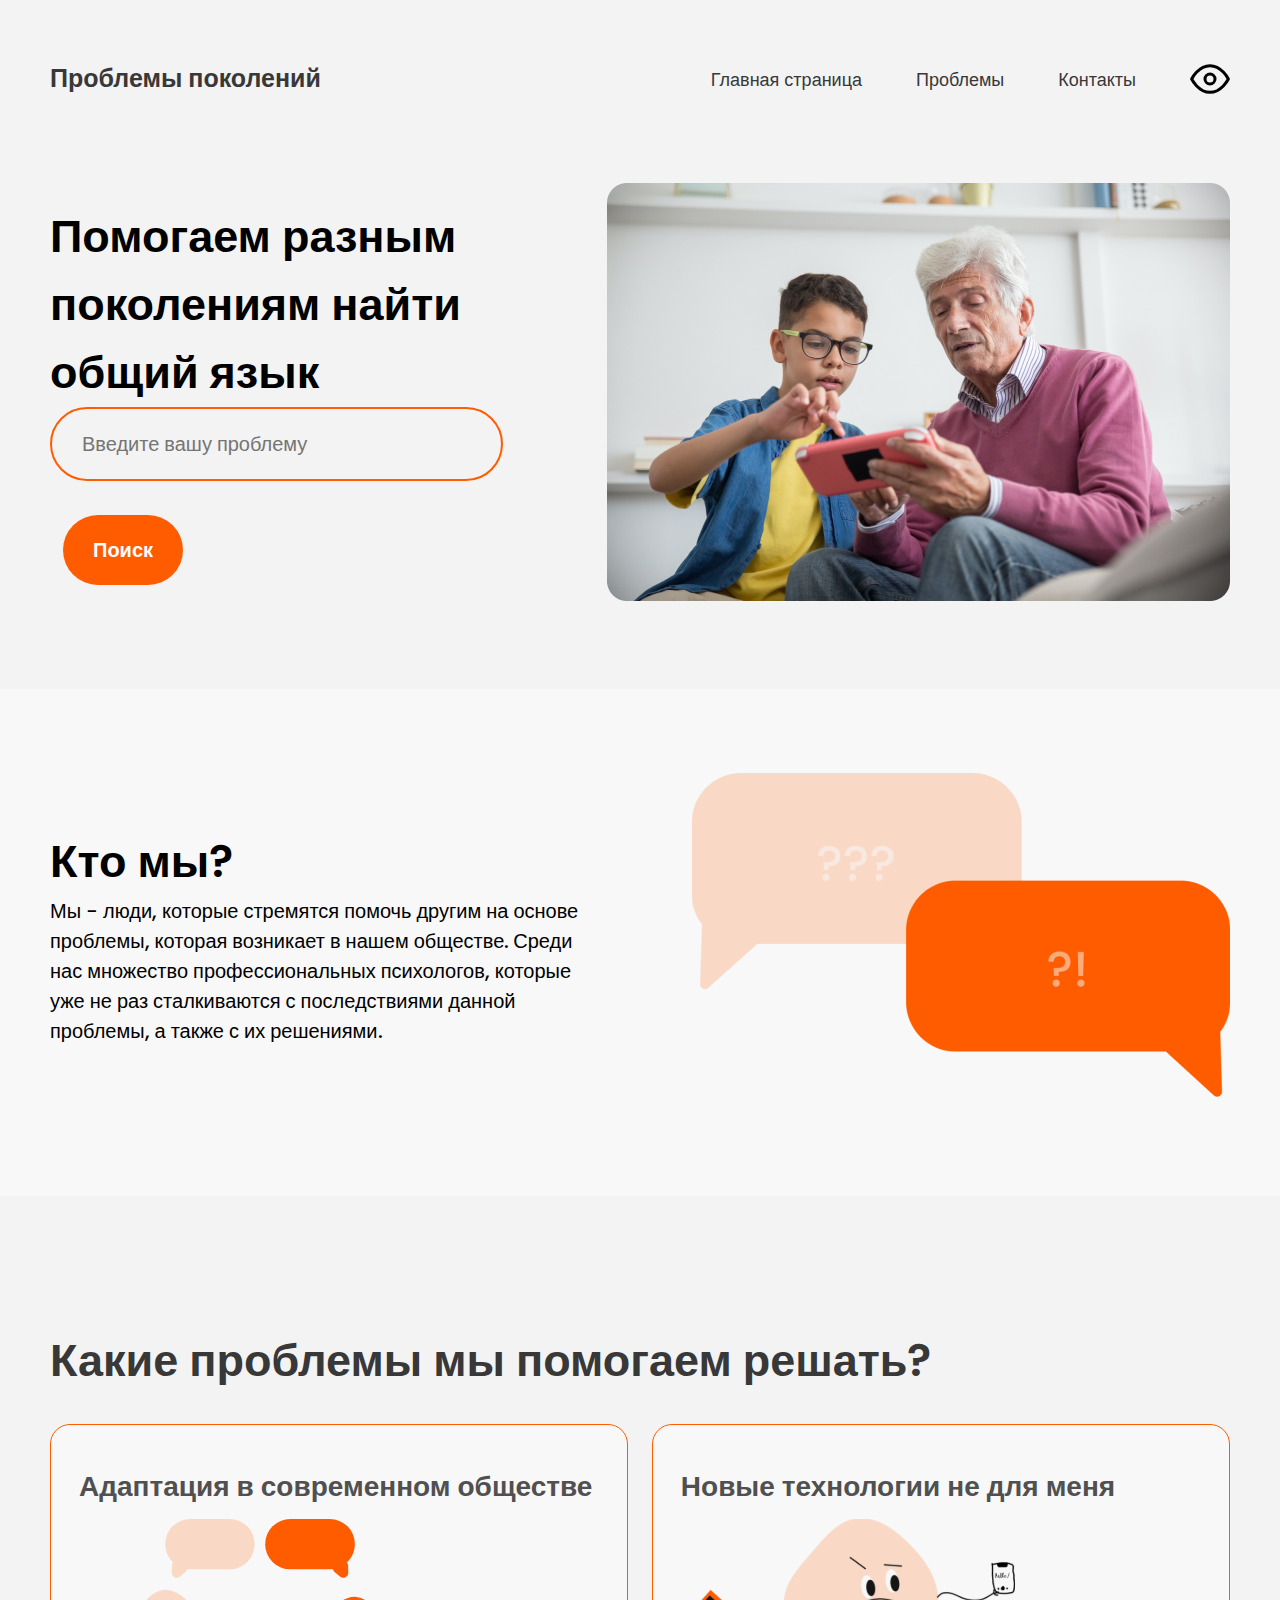
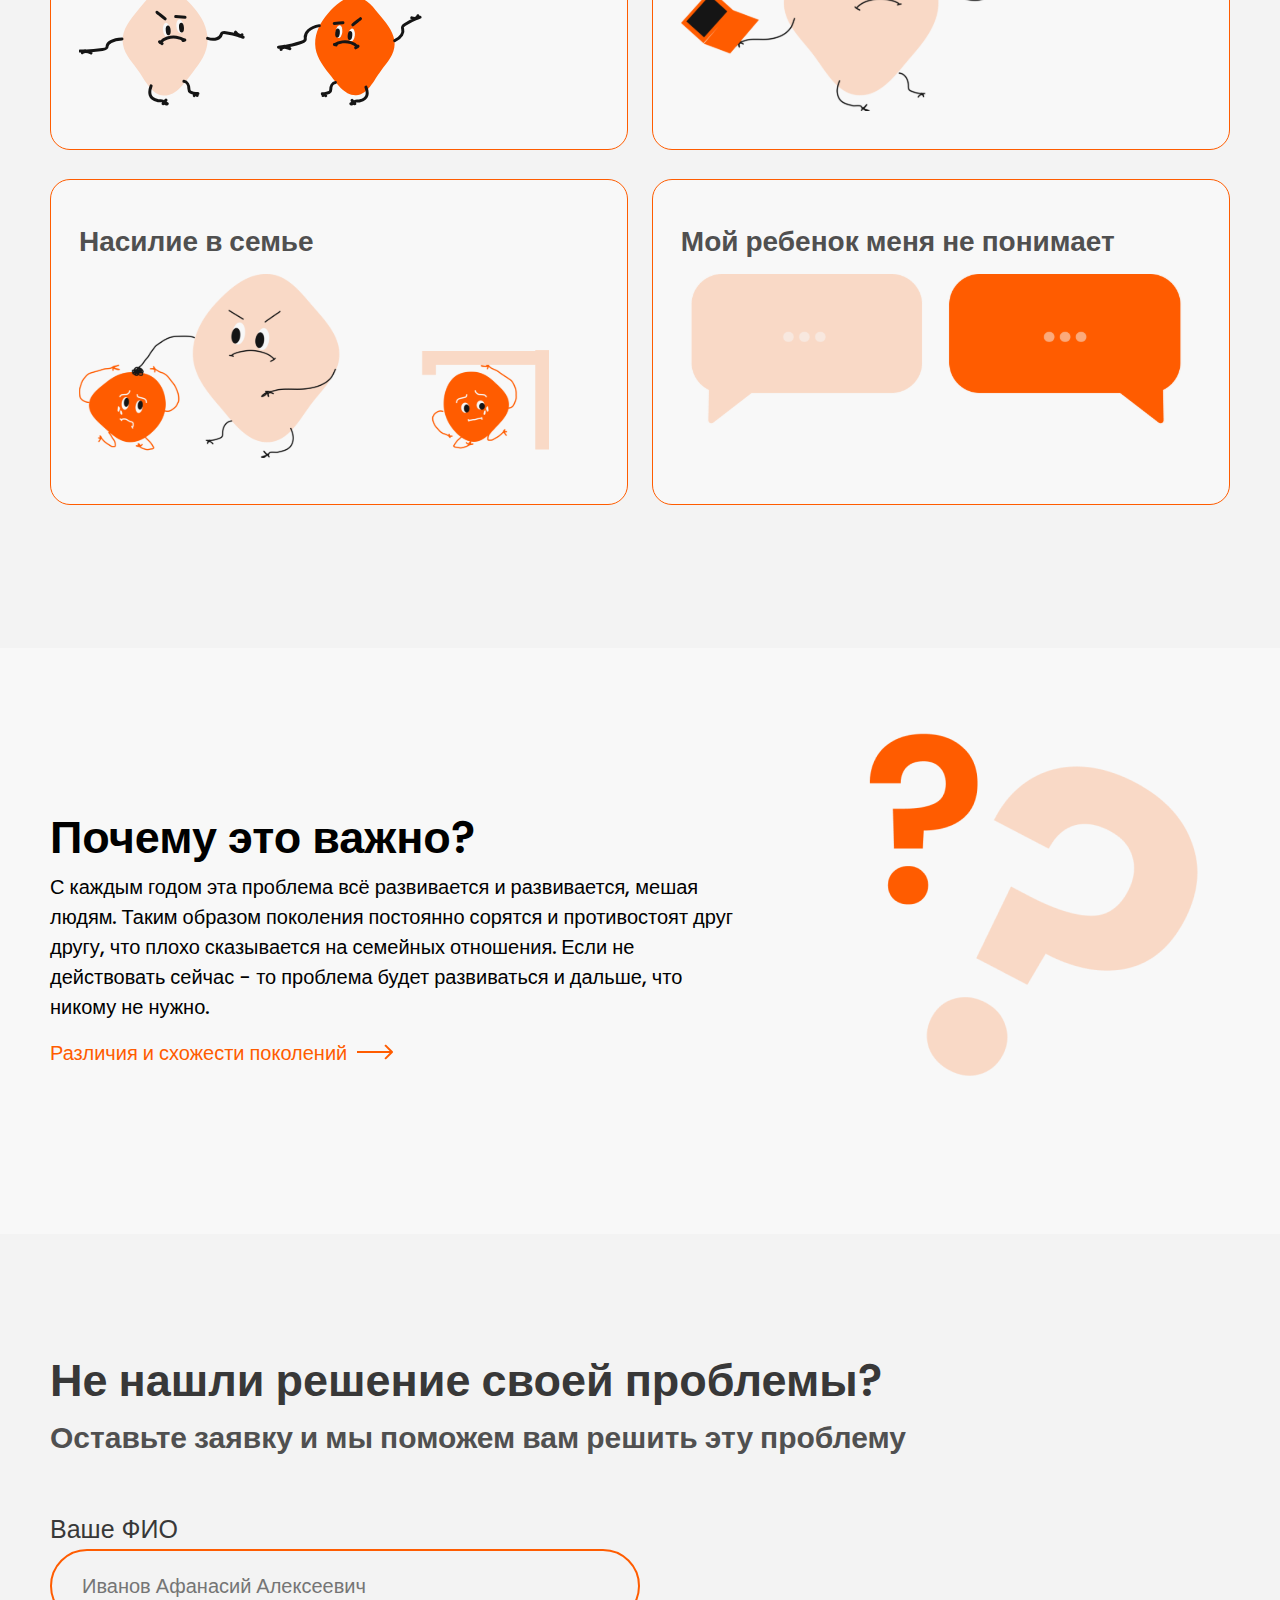
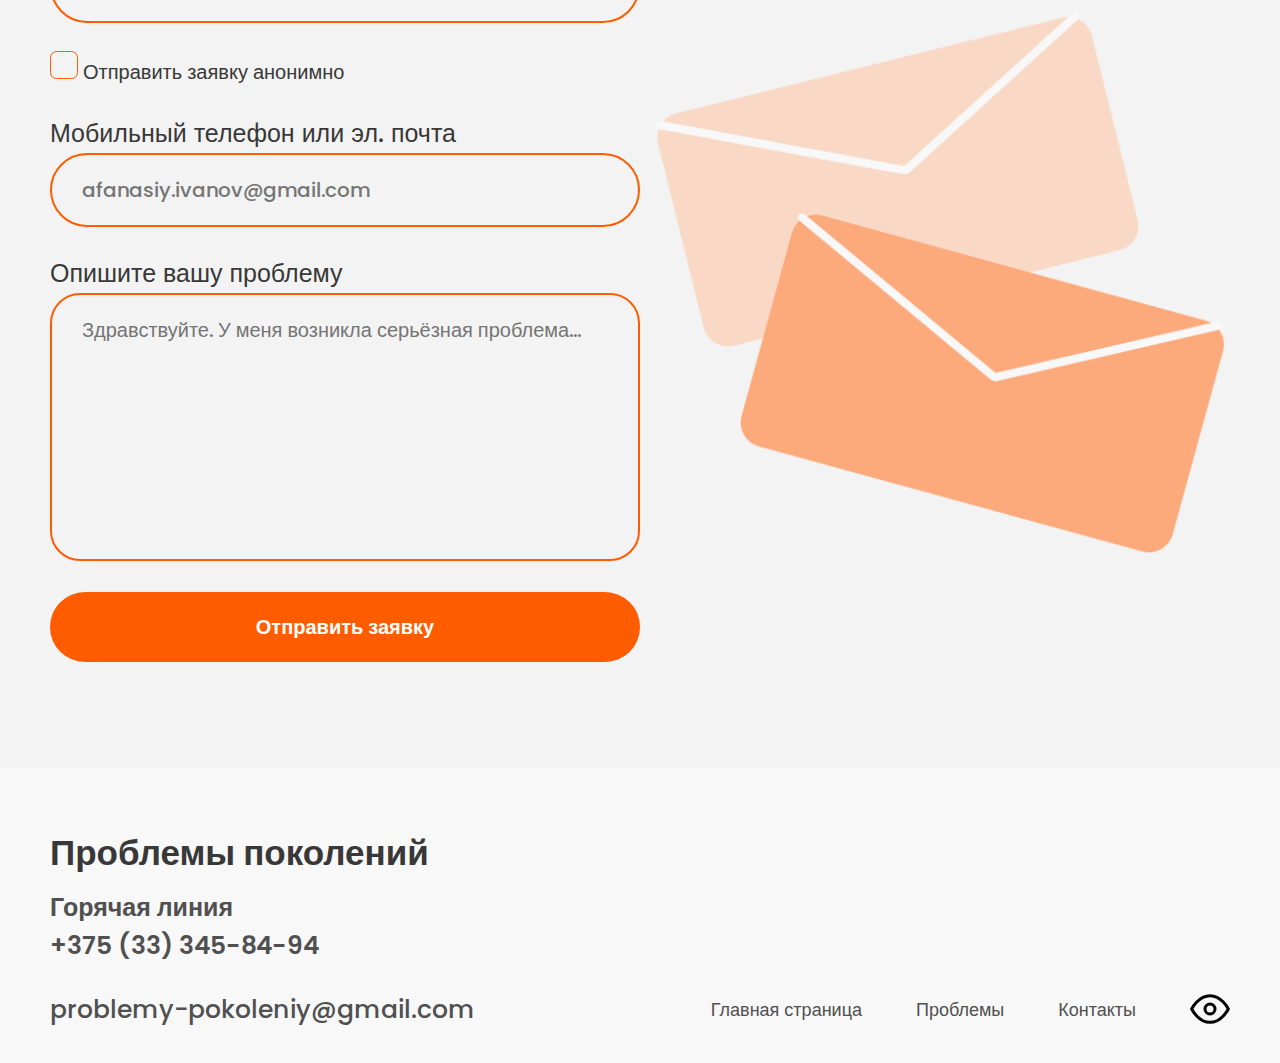
<file: index.html>
<!DOCTYPE html>
<html lang="ru">

<head>
    <meta charset="UTF-8">
    <meta http-equiv="X-UA-Compatible" content="IE=edge">
    <meta name="viewport" content="width=device-width, initial-scale=1.0">
    <title>Проблемы поколений</title>
    <link rel="preconnect" href="https://fonts.googleapis.com">
    <link rel="preconnect" href="https://fonts.gstatic.com" crossorigin>
    <link href="https://fonts.googleapis.com/css2?family=Poppins:wght@500;600&display=swap" rel="stylesheet">
    <link rel="stylesheet" href="css/dark.css">
    <link rel="stylesheet" href="css/style.css">
    <link rel="stylesheet" href="css/serifs.css">
</head>

<body>

    <header>
        <div class="container flex-parent">
            <div class="logo"><a href="#">Проблемы поколений</a></div>
            <div class="nav-header">
                <nav>
                    <ul>
                        <li><a href="#">Главная страница</a></li>
                        <li><a href="#solve">Проблемы</a></li>
                        <li><a href="#contacts">Контакты</a></li>
                    </ul>
                </nav>
                <button class="eye"></button>

            </div>
        </div>
        <div class="settings">
            <div>
                <span>Цвет шрифта и фона</span>
                <button class="standart active">Стандартный</button>
                <button class="inverse unactive">Инверсия</button>
            </div>
            <div>
                <span>Расстояние между строками</span>
                <button class="recomend active">Рекомендуемое</button>
                <button class="big unactive">Большое</button>
                <button class="small unactive">Маленькое</button>
            </div>
            <div>
                <span>Расстояние между буквами</span>
                <button class="active advise">Рекомендуемое</button>
                <button class="bigger unactive">Большое</button>
                <button class="smaller unactive">Маленькое</button>
            </div>
            <div>
                <span>Шрифт</span>
                <button class="active withoutSerifs">Без засечек</button>
                <button class="unactive withSerifs">С засечками</button>
            </div>
        </div>
        <div class="container">
            <div class="problems">
                <div class="left-side">
                    <h1>Помогаем разным поколениям найти общий язык</h1>
                    <form action="#">
                        <label>
                            <input type="search" placeholder="Введите вашу проблему">
                        </label>
                        <button>Поиск</button>
                    </form>
                </div>
                <div class="right-side">
                    <img src="images/generations.png" alt="Поколения">
                </div>
            </div>
        </div>
    </header>
    <main>
        <div class="background">
            <div class="container">
                <div class="who-we-are">
                    <div class="left-block1">
                        <h2>Кто мы?</h2>
                        <p>Мы - люди, которые стремятся помочь другим на основе проблемы, которая возникает в нашем
                            обществе. Среди нас множество профессиональных психологов, которые уже не раз сталкиваются с
                            последствиями данной проблемы, а также с их решениями.</p>
                    </div>
                    <div class="right-block1">
                        <img src="images/clouds.png" alt="облачки">
                    </div>
                </div>
            </div>
        </div>
        <div class="container">
            <div id="solve" class="solve">
                <h2>Какие проблемы мы помогаем решать?</h2>
                <div class="help">
                    <div class="adaptation">
                        <h2>Адаптация в современном обществе</h2>
                        <img src="images/adaptation.svg" alt="adaptation">
                        <div class="hidden">
                            <p>Мы стремимся помочь людям постарше в устранении такой проблемы, как
                                дискомфорт при коомуникациировании с младшим поколением.</p>
                            <a href="#">Читать</a>
                        </div>
                    </div>
                    <div class="technologies">
                        <h2>Новые технологии не для меня</h2>
                        <img src="images/technologies.svg" alt="technologies">
                        <div class="hidden">
                            <p>Мы стремимся помочь людям постарше познать новый мир, чтобы они научились всему, что
                                может и младшее поколение.</p>
                            <a href="#">Читать</a>
                        </div>
                    </div>
                    <div class="violent">
                        <h2>Насилие в семье</h2>
                        <img src="images/violent.svg" alt="violent">
                        <div class="hidden">
                            <p>Это, пожалуй, самая главная проблема взаимоотношений поколений, на устранение которой, мы
                                прилаживаем все усилия и вот некоторые способы её решения...</p>
                            <a href="#">Читать</a>
                        </div>
                    </div>
                    <div class="Notunderstand">
                        <h2>Мой ребенок меня не понимает</h2>
                        <img src="images/Notunderstand.svg" alt="Notunderstand">
                        <div class="hidden">
                            <p>При общении с детьми, мы должны их понимать, ведь именно из понимания вытекает...</p>
                            <a href="#">Читать</a>
                        </div>
                    </div>
                </div>
            </div>
        </div>
        <div class="background">
            <div class="container">
                <div class="why-it-is-important">
                    <div class="left-block2">
                        <h2>Почему это важно?</h2>
                        <p>С каждым годом эта проблема всё развивается и развивается, мешая людям. Таким образом
                            поколения
                            постоянно сорятся и противостоят друг другу, что плохо сказывается на семейных отношения.
                            Если
                            не
                            действовать сейчас - то проблема будет развиваться и дальше, что никому не нужно.</p>
                        <a href="problems.html" target="_blank">Различия и схожести поколений</a>
                    </div>
                    <div class="right-block2">
                        <img src="images/questions.png" alt="questions">
                    </div>
                </div>
            </div>
        </div>
        <div class="container">
            <div class="data">
                <h2>Не нашли решение своей проблемы?</h2>
                <h2 class="statement">Оставьте заявку и мы поможем вам решить эту проблему</h2>
                <div class="problem-not-found">
                    <div class="left-block3">
                        <form action="#">
                            <div class="full-name">
                                <label>
                                    Ваше ФИО
                                    <input type="text" placeholder="Иванов Афанасий Алексеевич">
                                </label>
                            </div>
                            <div class="custom-checkbox">
                                <label>
                                    <input type="checkbox"><span></span>
                                    Отправить заявку анонимно
                                </label>
                            </div>
                            <div class="phone-or-email">
                                <label>
                                    Мобильный телефон или эл. почта
                                    <input type="text" placeholder="afanasiy.ivanov@gmail.com">
                                </label>
                            </div>
                            <div class="your-problem">
                                <label>
                                    Опишите вашу проблему
                                    <textarea
                                        placeholder="Здравствуйте. У меня возникла серьёзная проблема..."></textarea>
                                </label>
                            </div>
                            <button>Отправить заявку</button>
                        </form>
                    </div>
                    <div class="right-block3">
                        <img src="images/Letters.png" alt="Letters">
                    </div>
                </div>
            </div>
    </main>
    <div class="background">
        <footer>

            <div id="contacts" class="container foot">
                <div>
                    <h2>Проблемы поколений</h2>
                    <p class="hotline">Горячая линия <br> +375 (33) 345-84-94</p>
                    <p class="email">problemy-pokoleniy@gmail.com</p>
                </div>
                <div>     
                    <nav>              
                        <ul>
                            <li><a href="#">Главная страница</a></li>
                            <li><a href="#">Проблемы</a></li>
                            <li><a href="#">Контакты</a></li>
                        </ul>
                    </nav>          
                    <button class="eyef"></button>
                </div>

            </div>
        </footer>
    </div>

    <script src="script.js"></script>

</body>

</html>
</file>
<file: css/dark.css>
body.dark {
    background-color: #383838;
    color: #fff;
    outline: 2px solid #383838;
}


body.dark .background {
    background-color: #383838;
}

body.dark label input:focus, body.dark label textarea:focus {
    outline: 2px solid #383838;
}

body.dark p, body.dark h1, body.dark h2, body.dark a, body.dark label, body.dark input::placeholder, body.dark textarea::placeholder {
    color: #fff;
}

body.dark form label input, body.dark textarea {
    background-color: #383838;
}

body.dark .problem-not-found .custom-checkbox label {
    color: #fff;
}

body.dark .data .statement {
    color: #fff;
}

body.dark footer {
    background-color: #383838;
}

body.dark .Notunderstand, body.dark .violent, body.dark .technologies, body.dark .adaptation {
    background-color: #383838;
}



body.dark form label {
    color: #fff;
}

body.dark form input {
   color: #fff;
}

body.dark .eye, body.dark .eyef {
    background-image: url(../images/whiteeye.svg);
    background-color: #383838;
}


body.dark .settings span {
    color: #383838;
}
</file>
<file: css/style.css>
* {
    padding: 0;
    margin: 0;
    box-sizing: border-box;
}

html{
    scroll-behavior: smooth;
}


img {
    max-width: 100%;
}

.visible {
    display: block !important;
}


body {
    background-color: #f3f3f3;
}


.container {
    max-width: 1180px;
    margin: auto;
}

header {
    padding-bottom: 84px;
    padding-top: 59px;
}

.nav-header {
    position: relative;
}

.logo a {
    font-family: 'Poppins', sans-serif;
    font-weight: 600;
    font-size: 25px;
    color: #383838;
    text-decoration: none;
}

.flex-parent {
    display: flex;
    flex-wrap: wrap;
    justify-content: space-between;
    align-items: center;
}

nav {
    display: inline-block;
}

ul li {
    display: inline-block;

}


ul p {
    margin-right: 441px;
    font-family: 'Poppins', sans-serif;
    font-weight: 600;
    font-size: 25px;
    color: #383838;
}



nav ul li {
    list-style-type: none;
    vertical-align: middle;
    margin-right: 50px;
}

nav ul li a {
    text-decoration: none;
    font-family: 'Poppins', sans-serif;
    font-weight: 500;
    font-size: 18px;
    color: #383838;
}

.eye {
    cursor: pointer;
    border: none;
    vertical-align: middle;
    background-image: url(../images/eye.svg);
    width: 40px;
    height: 40px;
    background-repeat: no-repeat;
    background-color: #f3f3f3;
}

.settings {
    position: fixed;
    background-color: #fff;
    padding: 53px 60px 17px 45px;
    border-radius: 20px;
    font-family: 'Poppins', sans-serif;
    position: fixed;
    right: 20px;
    display: none;
    z-index: 100;
}

.settings div span {
    font-weight: 600;
    font-size: 25px;
    line-height: 38px;
    margin-right: 17px;
    display: inline-block;
    width: 40%;
}

.settings div {
    margin-bottom: 50px;
}


.settings .active {
    background-color: #383838;
    padding: 10px 15px;
    color: #fff;
    border-radius: 10px;
    border-color: #383838;
    font-weight: 500;
    font-size: 18px;
    line-height: 27px;
    cursor: pointer
}

.settings button {
    background-color: #fff;
    padding: 10px 15px;
    border-radius: 10px;
    border: 1px solid #000;
    font-weight: 500;
    font-size: 18px;
    line-height: 27px;
    margin-right: 5px;
    cursor: pointer
}





.settings button:active {
    background-color: #383838;
    padding: 10px 15px;
    color: #fff;
    border-radius: 10px;
    border-color: #383838;
    font-weight: 500;
    font-size: 18px;
    line-height: 27px;
    cursor: pointer
}




.problems {
    display: flex;
    justify-content: space-between;
    align-items: center;
    padding-top: 84px;
}

.problems h1 {
    vertical-align: middle;
    font-family: 'Poppins', sans-serif;
    font-weight: 600;
    font-size: 45px;
    line-height: 68px;
}

.problems label input {
    border: 2px solid #FF5C00;
    border-radius: 50px;
    padding: 20px 30px;
    font-weight: 500;
    font-size: 20px;
    line-height: 30px;
    font-family: 'Poppins', sans-serif;
    background-color: #f3f3f3;
}

.problems label input::placeholder {
    font-weight: 500;
    font-size: 20px;
    line-height: 30px;
    font-family: 'Poppins', sans-serif;
}

.problems label input:focus {
    border: 2px solid #FF5C00;
    border-radius: 50px;
    padding: 20px 30px;
    font-weight: 500;
    font-size: 20px;
    line-height: 30px;
    font-family: 'Poppins', sans-serif;
    outline: 2px solid #ececec;
}

.problems form button {
    border-radius: 50px;
    border: none;
    background-color: #FF5C00;
    color: #fff;
    padding: 20px 30px;
    font-weight: 600;
    font-size: 20px;
    line-height: 30px;
    font-family: 'Poppins', sans-serif;
    cursor: pointer;
    margin-left: 13px;
}

.problems form button:active {
    border-radius: 50px;
    border: none;
    background-color: #858383;
    color: #000;
    padding: 20px 30px;
    font-weight: 600;
    font-size: 20px;
    line-height: 30px;
    font-family: 'Poppins', sans-serif;
    cursor: pointer;
}

.left-side {
    width: 47%;
}

.left-side label, .left-side button {
    margin-top: 34px;
}

.who-we-are {
    display: flex;
    justify-content: space-between;
    align-items: center;
    padding-top: 84px;
    padding-bottom: 95px;
}

.who-we-are h2 {
    vertical-align: middle;
    font-family: 'Poppins', sans-serif;
    font-weight: 600;
    font-size: 45px;
    line-height: 68px;
}

.who-we-are p {
    vertical-align: middle;
    font-family: 'Poppins', sans-serif;
    font-weight: 500;
    font-size: 20px;
    line-height: 30px;
}

.solve {
    padding-top: 131px;
    padding-bottom: 143px;
}

.solve h2 {
    font-family: 'Poppins', sans-serif;
    font-weight: 600;
    font-size: 45px;
    line-height: 68px;
    color: #383838;
    margin-bottom: 29px;
}

.help {
    display: flex;
    justify-content: space-between;
    flex-wrap: wrap;
}

.help h2 {
    font-family: 'Poppins', sans-serif;
    font-weight: 600;
    font-size: 28px;
    line-height: 45px;
    color: #505050;
    margin-bottom: 10px;
}

.help p {
    font-family: 'Poppins', sans-serif;
    font-weight: 500;
    font-size: 20px;
    line-height: 30px;
    color: #383838;
    width: 90%;
}

.adaptation, .technologies {
    margin-bottom: 29px;
}

.adaptation, .technologies, .violent, .Notunderstand {
    display: inline-block;
    padding: 39px 28px;
    width: 49%;
    height: 326px;
    border: 1px #FF5C00 solid;
    position: relative;
    overflow: hidden;
    border-radius: 20px;
    background-color: #F8F8F8;
}

.hidden {
    position: absolute;
    bottom: -300px;
    transition: 1s;
}

.adaptation img, .technologies img, .violent img, .Notunderstand img {
    transition: 1s;
    opacity: 1;
}



.adaptation:hover img, .technologies:hover img, .violent:hover img, .Notunderstand:hover img {
    opacity: 0;
    position: relative;
    z-index: -1;
}

.adaptation:hover .hidden, .technologies:hover .hidden, .violent:hover .hidden, .Notunderstand:hover .hidden {
    bottom: 0;
}

.adaptation a, .technologies a, .violent a, .Notunderstand a {
    display: block;
    margin-bottom: 39px;
    margin-top: 10px;
    text-decoration: none;
    font-family: 'Poppins', sans-serif;
    font-weight: 500;
    font-size: 20px;
    line-height: 30px;
    color: #FF5C00;
}


.adaptation a::after, .technologies a::after, .violent a::after, .Notunderstand a::after {
    display: inline-block;
    content: url(../images/arrow.svg);
    margin-left: 10px;
}

.background {
    background-color: #F8F8F8;
}

.why-it-is-important {
    display: flex;
    justify-content: space-between;
    align-items: center;
    padding-top: 84px;
    padding-bottom: 95px;
}

.why-it-is-important h2 {
    vertical-align: middle;
    font-family: 'Poppins', sans-serif;
    font-weight: 600;
    font-size: 45px;
    line-height: 68px;
}

.why-it-is-important p {
    vertical-align: middle;
    font-family: 'Poppins', sans-serif;
    font-weight: 500;
    font-size: 20px;
    line-height: 30px;
    max-width: 700px;
}

.why-it-is-important a {
    display: inline-block;
    text-decoration: none;
    color: #FF5C00;
    font-family: 'Poppins', sans-serif;
    font-weight: 500;
    font-size: 20px;
    margin-top: 16px;
    line-height: 30px
}

.why-it-is-important a::after {
    display: inline-block;
    content: url(../images/arrow.svg);
    margin-left: 10px;
}

.problem-not-found {
    display: flex;
    justify-content: space-between;
    align-items: center;
}



.data {
    padding-top: 113px;
    padding-bottom: 105px;
}

.data h2 {
    font-family: 'Poppins', sans-serif;
    font-weight: 600;
    font-size: 45px;
    line-height: 68px;
    color: #383838;
}

.data .statement {
    font-family: 'Poppins', sans-serif;
    font-weight: 600;
    font-size: 30px;
    line-height: 45px;
    color: #505050;
    margin-bottom: 51px;
}



.problem-not-found form label {
    display: block;
    font-family: 'Poppins', sans-serif;
    font-weight: 500;
    font-size: 25px;
    line-height: 38px;
    color: #383838;
    margin-bottom: 7px;
}

.problem-not-found form input, .problem-not-found form textarea {
    width: 100%;
}

.problem-not-found form textarea {
    resize: none;
}

.problem-not-found .custom-checkbox label {
    font-family: 'Poppins', sans-serif;
    font-style: normal;
    font-weight: 500;
    font-size: 20px;
    line-height: 30px;
    vertical-align: top;
    color: #383838;
}

.problem-not-found .custom-checkbox input {
    vertical-align: top;
    width: 30px;
}


.problem-not-found form input {
    border: 2px solid #FF5C00;
    border-radius: 50px;
    padding: 20px 30px 20px 30px;
    font-weight: 500;
    font-size: 20px;
    line-height: 30px;
    font-family: 'Poppins', sans-serif;
}


.problem-not-found form input {
    display: block;
    background-color: #f3f3f3;
}


.problem-not-found label input:focus {
    border: 2px solid #FF5C00;
    border-radius: 50px;
    padding: 20px 30px;
    font-weight: 500;
    font-size: 20px;
    line-height: 30px;
    font-family: 'Poppins', sans-serif;
    outline: 2px solid #ececec;
}

.problem-not-found label textarea:focus {
    border: 2px solid #FF5C00;
    border-radius: 30px;
    padding: 20px 30px;
    font-weight: 500;
    font-size: 20px;
    line-height: 30px;
    font-family: 'Poppins', sans-serif;
    outline: 2px solid #ececec;
}

.custom-checkbox input {
    position: absolute;
    z-index: -1;
    opacity: 0;
}

.custom-checkbox span {
    display: inline-block;
    width: 28px;
    height: 28px;
    border: solid 1px #FF5C00;
    border-radius: 6.5px;
    cursor: pointer;
}

.custom-checkbox input:checked+span {
    content: url(../images/agree.svg);
}

.custom-checkbox input:checked {
    border: none;
}

.problem-not-found form button {
    border-radius: 50px;
    border: none;
    background-color: #FF5C00;
    width: 100%;
    height: 70px;
    font-family: 'Poppins', sans-serif;
    cursor: pointer;
    font-weight: 600;
    font-size: 20px;
    line-height: 30px;
    color: #FFFFFF;
}


.full-name {
    margin-bottom: 15px;
}

.full-name, .phone-or-email {
    margin-bottom: 28px;
}

.custom-checkbox {
    margin-bottom: 28px;
}

.your-problem {
    margin-bottom: 20px;
}

.your-problem textarea {
    border: 2px solid #FF5C00;
    border-radius: 30px;
    padding: 20px 30px 20px 30px;
    font-weight: 500;
    font-size: 20px;
    line-height: 30px;
    font-family: 'Poppins', sans-serif;
    width: 100%;
    height: 268px;
    background-color: #f3f3f3;
}




.email {
    font-family: 'Poppins', sans-serif;
    font-weight: 500;
    font-size: 25px;
    line-height: 38px;
    color: #505050;
}


.hotline {
    font-family: 'Poppins', sans-serif;
    font-weight: 600;
    font-size: 25px;
    line-height: 38px;
    color: #505050;
    margin-bottom: 26px;
    margin-top: 10px;
}

footer {
    padding-bottom: 34px;
    padding-top: 59px;
}


.foot {
    display: flex;
    justify-content: space-between;
    align-items: flex-end;
    flex-wrap: wrap;
}

.foot h2 {
    font-family: 'Poppins', sans-serif;
    font-weight: 600;
    font-size: 35px;
    color: #383838;
    text-decoration: none;
}



.foot a {
    margin-top: 17px;
    font-family: 'Poppins', sans-serif;
    font-weight: 500;
    font-size: 18px;
    color: #505050;
    text-decoration: none;
}


.eyef {
    cursor: pointer;
    border: none;
    vertical-align: middle;
    background-image: url(../images/eye.svg);
    width: 40px;
    height: 40px;
    background-repeat: no-repeat;
    background-color: #f8f8f8;
}


.left-block1{
    width: 542px;
}



.left-block3{
    width: 50%;
}
.right-block3{
    width: 49%;
}

@media(max-width: 1220px) {
    .container {
        max-width: 95%;
    }
}

@media(max-width: 1120px) {
    .left-side {
        width: 60%;
    }
    .right-block1{
        display: none;
    }
    .left-block1{
        width: 100%;
    }
}

@media(max-width: 960px) {
    .problems {
        flex-wrap: wrap;
    }

    .left-side {
        width: 90%;
        margin-bottom: 40px;
    }

    .down-block .down-block_p {
        width: 86%;
        margin-bottom: 25px;
    }

    .down-block .down-block_img {
        width: 13%;
        margin-bottom: 25px;
    }

    .end {
        margin-top: 20px;
    }
    .help div{
        width: 100%;
        margin-bottom: 29px;
    }
    .solve{
        padding: 100px 0px;
    }
}

@media(max-width: 864px) {
    .settings div button {
        width: 100%;
        margin-top: 20px;
    }

    .settings div span {
        width: 100%;
    }
}

@media(max-width: 860px) {
    .right-block3 {
        display: none;
    }

    .left-block3 {
        width: 100%;
    }

    .right-block2 {
        display: none;
    }

    .left-block2 {
        width: 100%;
        max-width: 100%;
    }

    header {
        padding-bottom: 10px;
    }

    .downer-block p {
        width: 85%;
    }
}

@media(max-width: 821px) {
    .navigation {
        width: 100%;
    }
}

@media(max-width: 560px) {
    .right-side {
        display: none;
    }

    nav ul li {
        width: 50%;
        margin-top: 10px;
    }
    .help img{
        display: none;
    }
    .hidden{
        position: unset;
    }
    .help div{
        height: 25%;
    }

    .settings div span {
        font-size: 20px;
    }
    
    .settings div {
        margin-bottom: 25px;
    }
}

@media(max-width: 525px) {
    .end ul li {
        width: 100%;
        margin-top: 10px;
    }
}


@media(max-width: 408px) {
    .settings div span {
        font-size: 18px;
    }
    
    .settings div {
        margin-bottom: 10px;
    }
}
</file>
<file: css/serifs.css>
body.serifs {
    font-family: 'Times New Roman', Times, serif;
}


body.serifs .background {
    font-family: 'Times New Roman', Times, serif;
}

body.serifs label input:focus, body.serifs label textarea:focus {
    font-family: 'Times New Roman', Times, serif;
}

body.serifs p, body.serifs h1, body.serifs h2, body.serifs a, body.serifs label, body.serifs input::placeholder, body.serifs textarea::placeholder {
    font-family: 'Times New Roman', Times, serif;
}

body.serifs form label input, body.serifs textarea {
    font-family: 'Times New Roman', Times, serif;
}

body.serifs .problem-not-found .custom-checkbox label {
    font-family: 'Times New Roman', Times, serif;
}

body.serifs .data .statement {
    font-family: 'Times New Roman', Times, serif;
}

body.serifs footer {
    font-family: 'Times New Roman', Times, serif;
}

body.serifs .Notunderstand, body.serifs .violent, body.serifs .technologies, body.serifs .adaptation {
    font-family: 'Times New Roman', Times, serif;
}



body.serifs form label {
    font-family: 'Times New Roman', Times, serif;
}

body.serifs form input {
   font-family: 'Times New Roman', Times, serif;
}

body.serifs .eye, body.serifs .eyef {
    font-family: 'Times New Roman', Times, serif;
}
</file>
